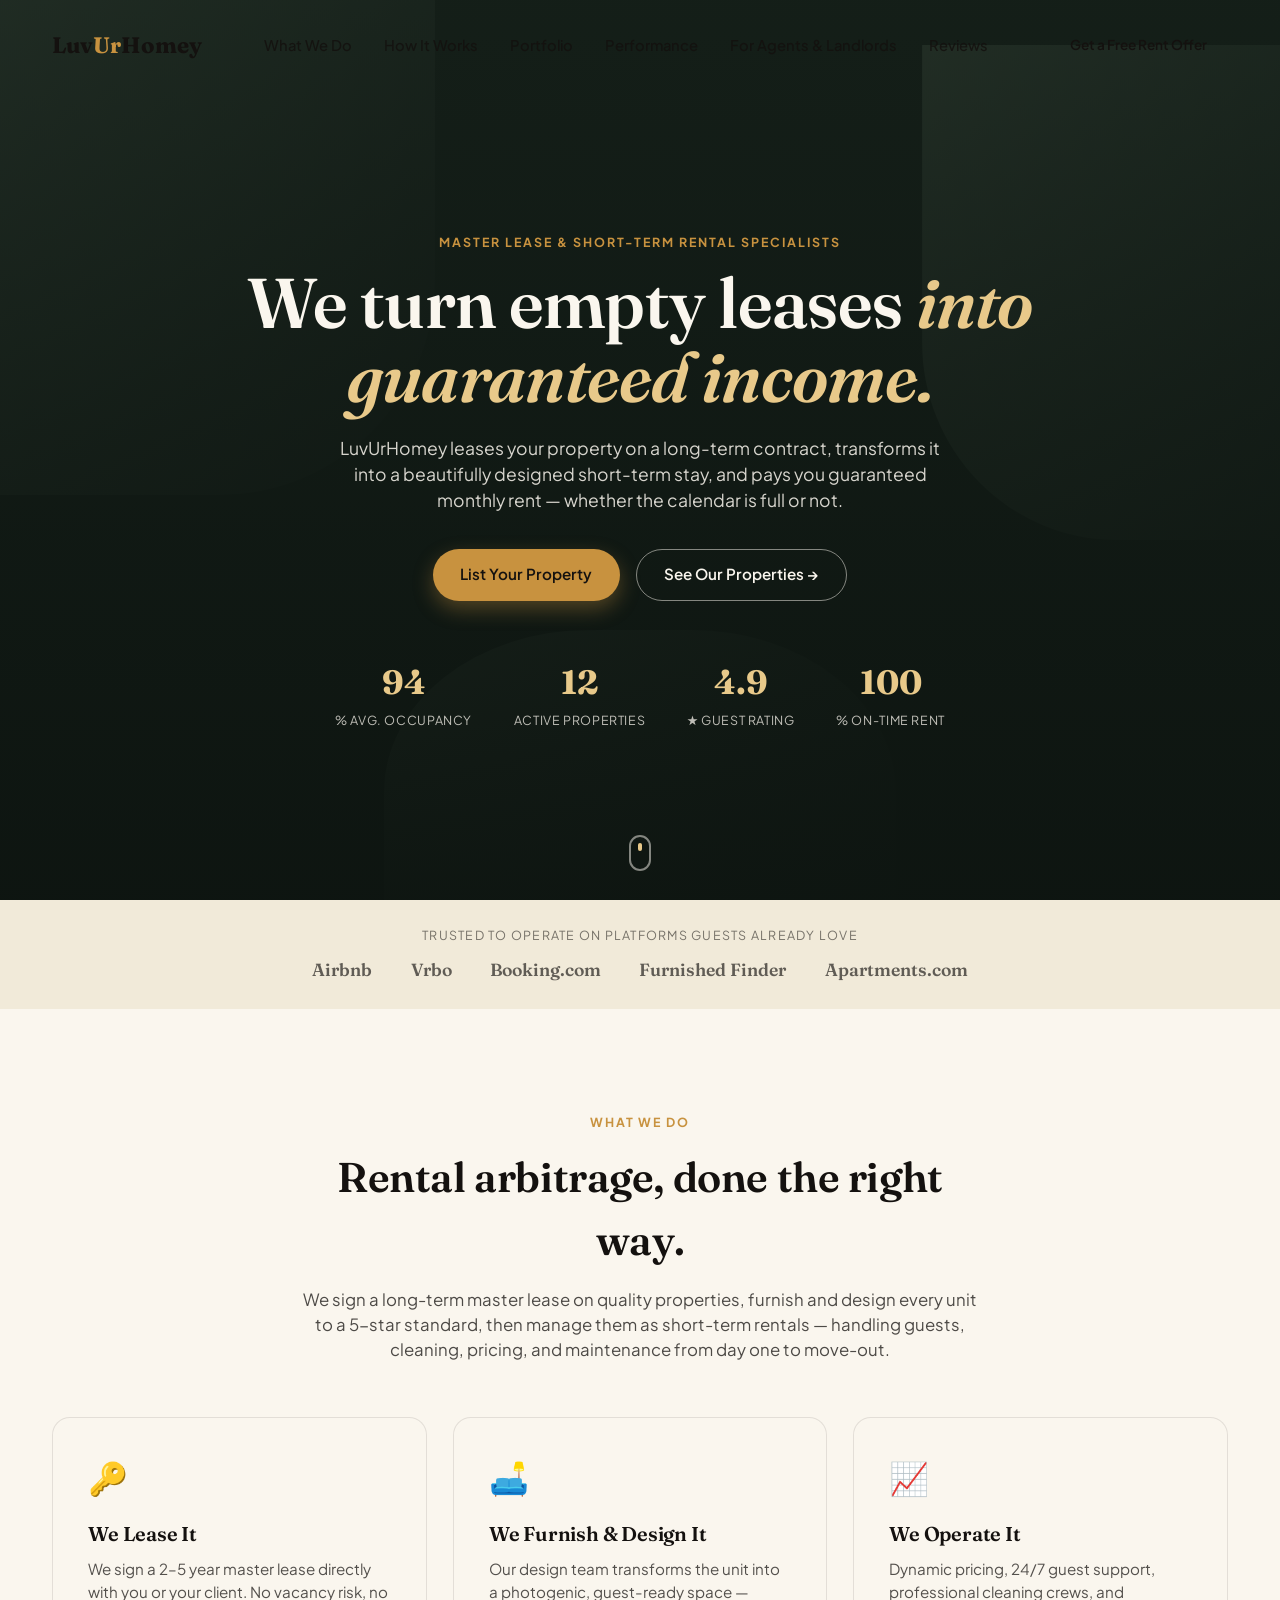
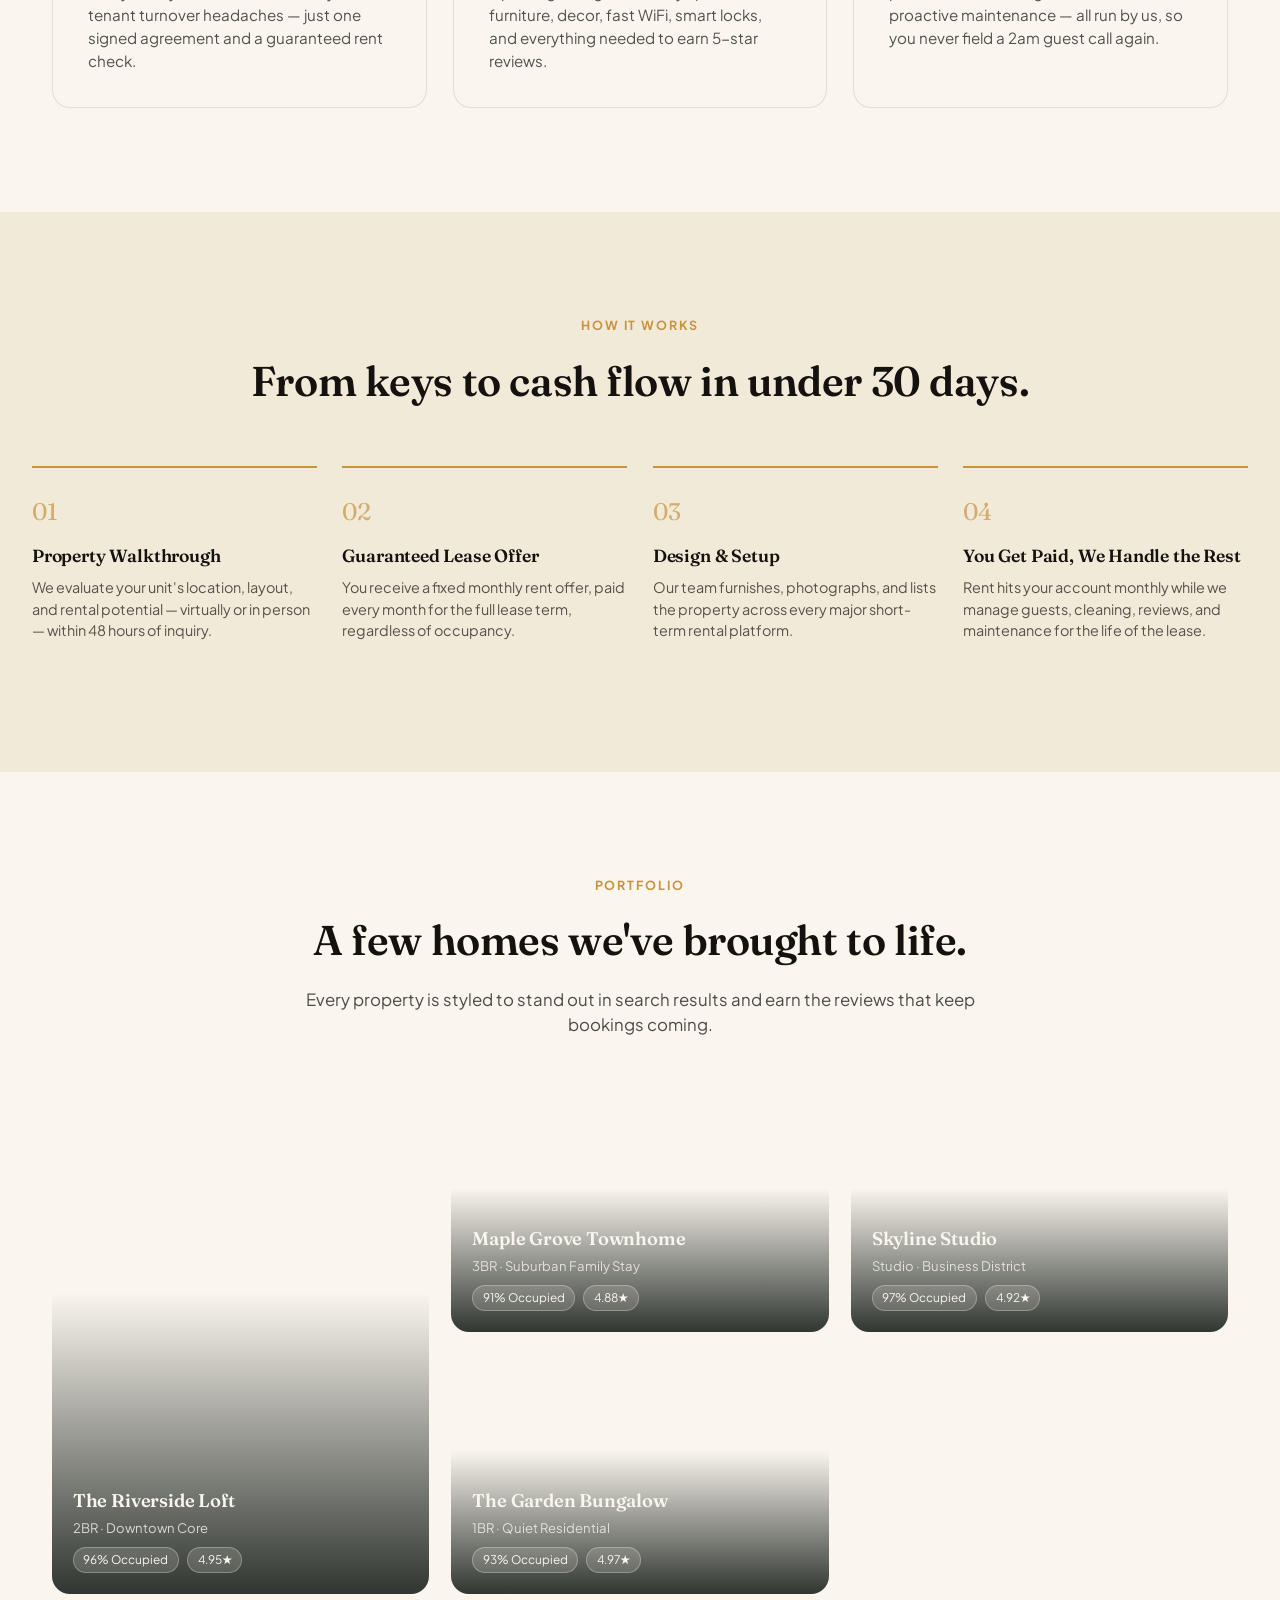
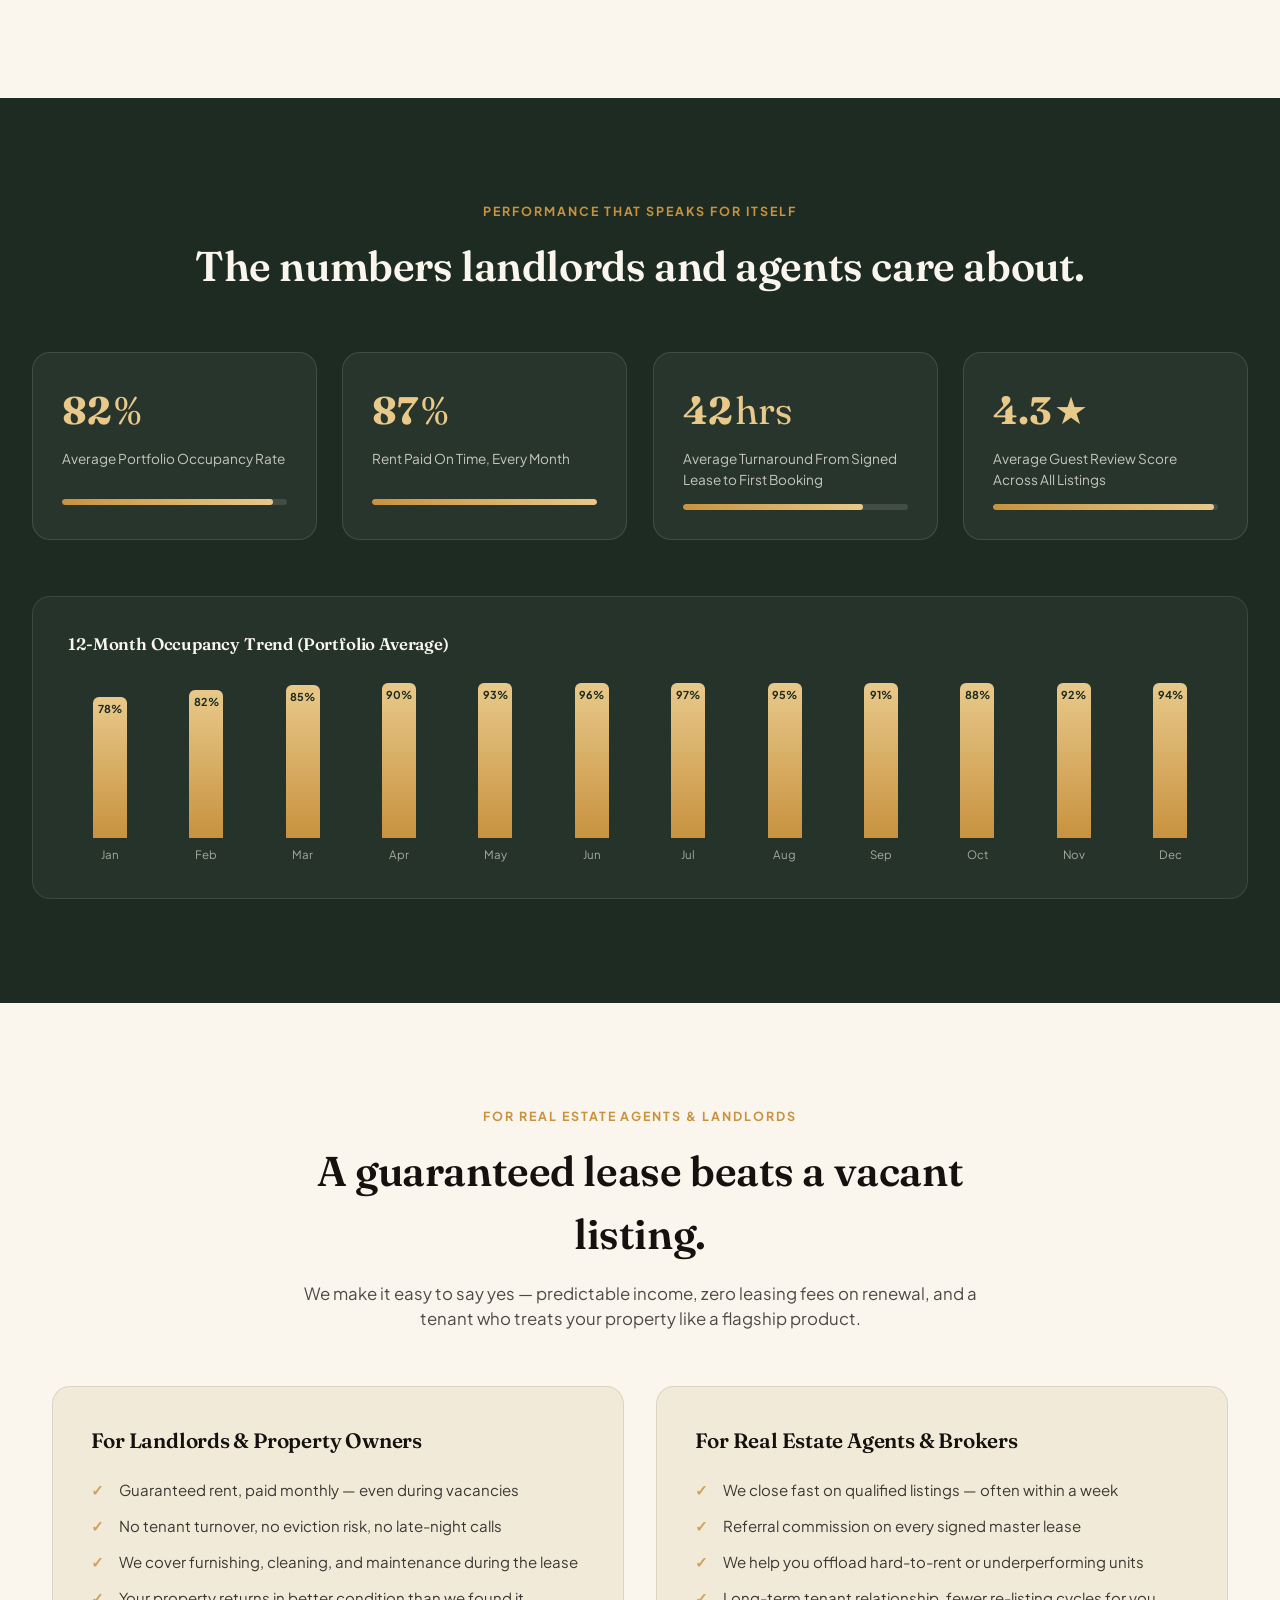
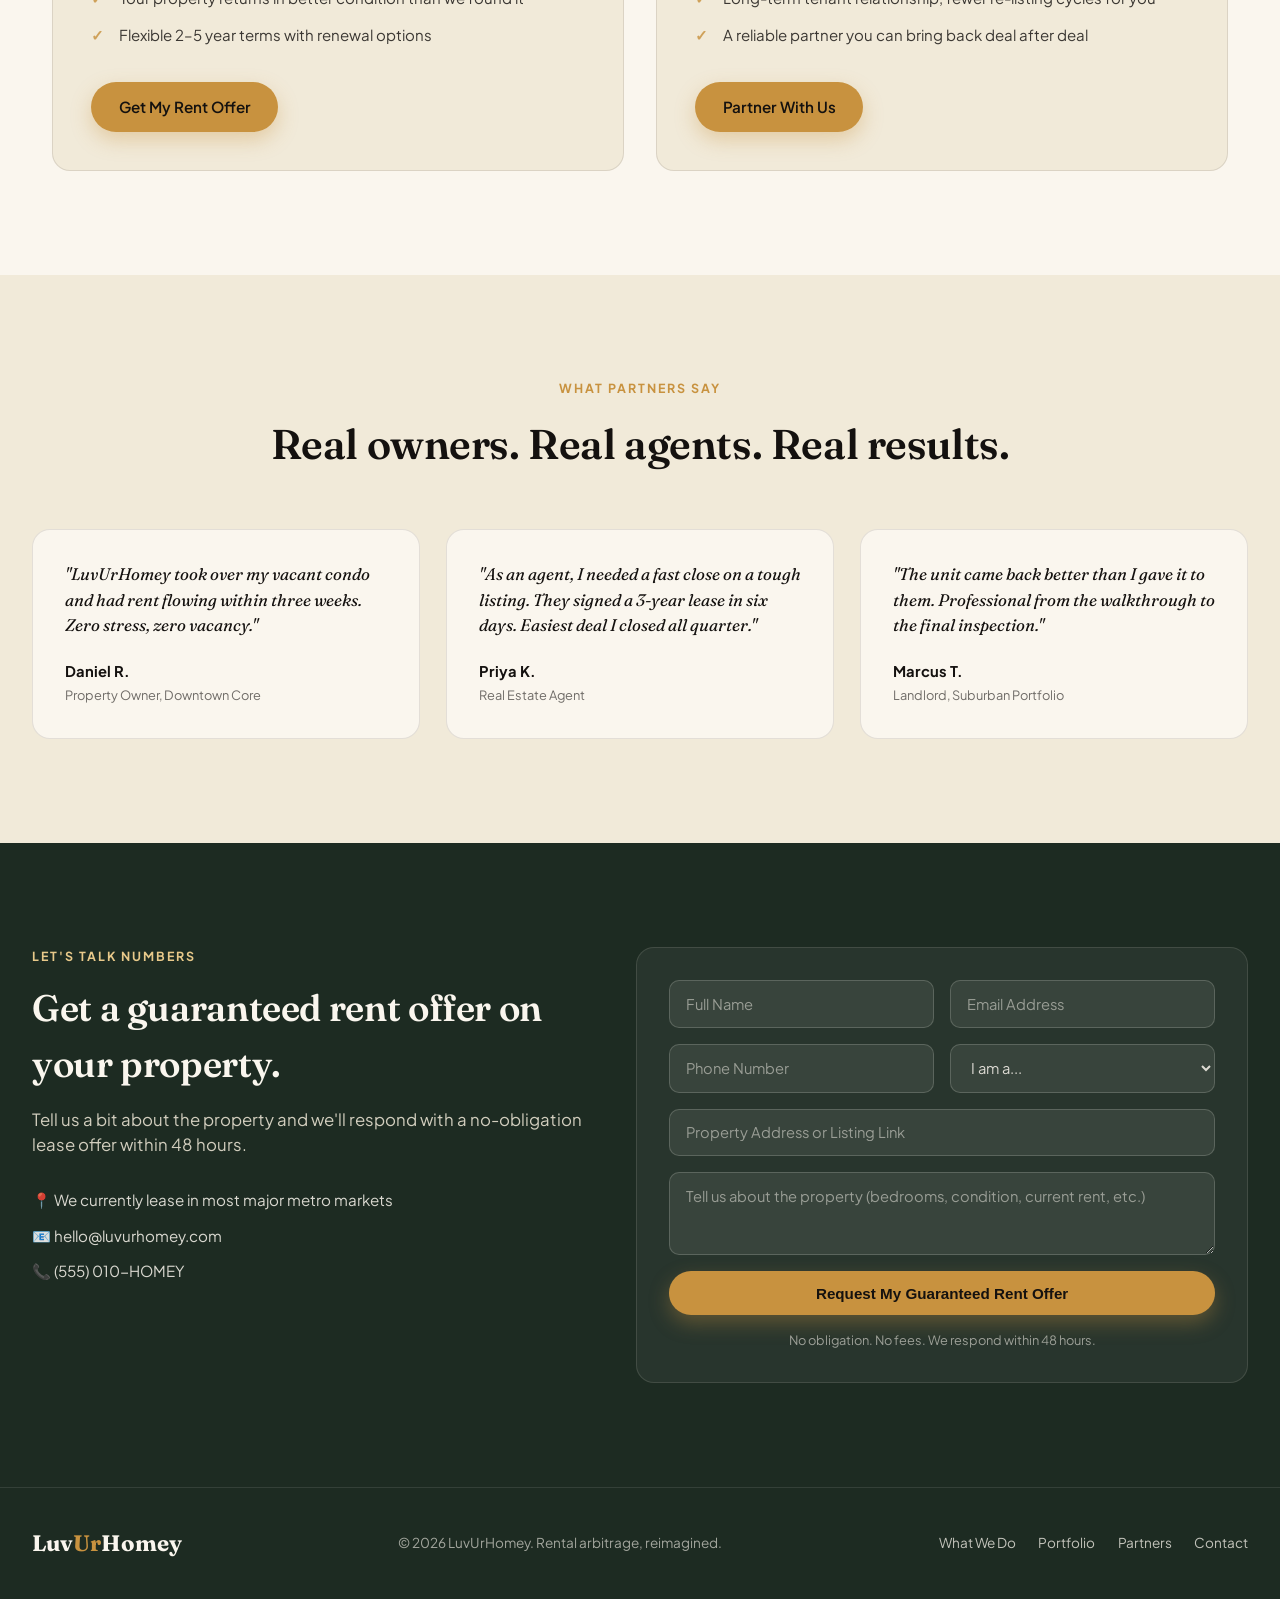
<file: luvurhomey/index.html>
<!DOCTYPE html>
<html lang="en">
<head>
<meta charset="UTF-8">
<meta name="viewport" content="width=device-width, initial-scale=1.0">
<title>LuvUrHomey | Short-Term Rental Arbitrage Partners</title>
<meta name="description" content="LuvUrHomey partners with landlords and real estate agents to transform long-term rentals into high-performing short-term stays — guaranteed rent, zero hassle.">
<link rel="preconnect" href="https://fonts.googleapis.com">
<link href="https://fonts.googleapis.com/css2?family=Plus+Jakarta+Sans:wght@400;500;600;700;800&family=Fraunces:ital,opsz,wght@0,9..144,500;0,9..144,600;1,9..144,500&display=swap" rel="stylesheet">
<link rel="stylesheet" href="styles.css">
</head>
<body>

<div class="grain"></div>

<header class="nav" id="nav">
  <div class="nav-inner">
    <a href="#top" class="logo">Luv<span>Ur</span>Homey</a>
    <nav class="nav-links">
      <a href="#what-we-do">What We Do</a>
      <a href="#how-it-works">How It Works</a>
      <a href="#portfolio">Portfolio</a>
      <a href="#numbers">Performance</a>
      <a href="#partners">For Agents &amp; Landlords</a>
      <a href="#testimonials">Reviews</a>
    </nav>
    <a href="#contact" class="btn btn-small">Get a Free Rent Offer</a>
    <button class="burger" id="burger" aria-label="Menu"><span></span><span></span><span></span></button>
  </div>
</header>

<!-- HERO -->
<section class="hero" id="top">
  <div class="hero-bg">
    <div class="hero-img img-a"></div>
    <div class="hero-img img-b"></div>
    <div class="hero-img img-c"></div>
  </div>
  <div class="hero-content">
    <p class="eyebrow">Master Lease &amp; Short-Term Rental Specialists</p>
    <h1>We turn empty leases <span class="hl">into guaranteed income.</span></h1>
    <p class="hero-sub">LuvUrHomey leases your property on a long-term contract, transforms it into a beautifully designed short-term stay, and pays you guaranteed monthly rent — whether the calendar is full or not.</p>
    <div class="hero-cta">
      <a href="#contact" class="btn btn-primary">List Your Property</a>
      <a href="#portfolio" class="btn btn-ghost">See Our Properties →</a>
    </div>
    <div class="hero-stats">
      <div><strong data-count="94">0</strong><span>% Avg. Occupancy</span></div>
      <div><strong data-count="12">0</strong><span>Active Properties</span></div>
      <div><strong data-count="4.9" data-decimal="1">0</strong><span>★ Guest Rating</span></div>
      <div><strong data-count="100">0</strong><span>% On-Time Rent</span></div>
    </div>
  </div>
  <a href="#what-we-do" class="scroll-cue" aria-label="Scroll down"><span></span></a>
</section>

<!-- TRUST STRIP -->
<section class="trust-strip">
  <p>Trusted to operate on platforms guests already love</p>
  <div class="trust-logos">
    <span>Airbnb</span><span>Vrbo</span><span>Booking.com</span><span>Furnished Finder</span><span>Apartments.com</span>
  </div>
</section>

<!-- WHAT WE DO -->
<section class="section" id="what-we-do">
  <div class="section-head">
    <p class="eyebrow">What We Do</p>
    <h2>Rental arbitrage, done the right way.</h2>
    <p class="lede">We sign a long-term master lease on quality properties, furnish and design every unit to a 5-star standard, then manage them as short-term rentals — handling guests, cleaning, pricing, and maintenance from day one to move-out.</p>
  </div>
  <div class="cards three">
    <div class="card">
      <div class="card-icon">🔑</div>
      <h3>We Lease It</h3>
      <p>We sign a 2–5 year master lease directly with you or your client. No vacancy risk, no tenant turnover headaches — just one signed agreement and a guaranteed rent check.</p>
    </div>
    <div class="card">
      <div class="card-icon">🛋️</div>
      <h3>We Furnish &amp; Design It</h3>
      <p>Our design team transforms the unit into a photogenic, guest-ready space — furniture, decor, fast WiFi, smart locks, and everything needed to earn 5-star reviews.</p>
    </div>
    <div class="card">
      <div class="card-icon">📈</div>
      <h3>We Operate It</h3>
      <p>Dynamic pricing, 24/7 guest support, professional cleaning crews, and proactive maintenance — all run by us, so you never field a 2am guest call again.</p>
    </div>
  </div>
</section>

<!-- HOW IT WORKS -->
<section class="section alt" id="how-it-works">
  <div class="section-head">
    <p class="eyebrow">How It Works</p>
    <h2>From keys to cash flow in under 30 days.</h2>
  </div>
  <div class="steps">
    <div class="step">
      <span class="step-num">01</span>
      <h3>Property Walkthrough</h3>
      <p>We evaluate your unit's location, layout, and rental potential — virtually or in person — within 48 hours of inquiry.</p>
    </div>
    <div class="step">
      <span class="step-num">02</span>
      <h3>Guaranteed Lease Offer</h3>
      <p>You receive a fixed monthly rent offer, paid every month for the full lease term, regardless of occupancy.</p>
    </div>
    <div class="step">
      <span class="step-num">03</span>
      <h3>Design &amp; Setup</h3>
      <p>Our team furnishes, photographs, and lists the property across every major short-term rental platform.</p>
    </div>
    <div class="step">
      <span class="step-num">04</span>
      <h3>You Get Paid, We Handle the Rest</h3>
      <p>Rent hits your account monthly while we manage guests, cleaning, reviews, and maintenance for the life of the lease.</p>
    </div>
  </div>
</section>

<!-- PORTFOLIO -->
<section class="section" id="portfolio">
  <div class="section-head">
    <p class="eyebrow">Portfolio</p>
    <h2>A few homes we've brought to life.</h2>
    <p class="lede">Every property is styled to stand out in search results and earn the reviews that keep bookings coming.</p>
  </div>
  <div class="portfolio-grid">
    <div class="p-card p-large">
      <div class="p-img p-img-1"></div>
      <div class="p-info">
        <h3>The Riverside Loft</h3>
        <p>2BR · Downtown Core</p>
        <div class="p-tags"><span>96% Occupied</span><span>4.95★</span></div>
      </div>
    </div>
    <div class="p-card">
      <div class="p-img p-img-2"></div>
      <div class="p-info">
        <h3>Maple Grove Townhome</h3>
        <p>3BR · Suburban Family Stay</p>
        <div class="p-tags"><span>91% Occupied</span><span>4.88★</span></div>
      </div>
    </div>
    <div class="p-card">
      <div class="p-img p-img-3"></div>
      <div class="p-info">
        <h3>Skyline Studio</h3>
        <p>Studio · Business District</p>
        <div class="p-tags"><span>97% Occupied</span><span>4.92★</span></div>
      </div>
    </div>
    <div class="p-card">
      <div class="p-img p-img-4"></div>
      <div class="p-info">
        <h3>The Garden Bungalow</h3>
        <p>1BR · Quiet Residential</p>
        <div class="p-tags"><span>93% Occupied</span><span>4.97★</span></div>
      </div>
    </div>
  </div>
</section>

<!-- NUMBERS / OCCUPANCY -->
<section class="section numbers-section" id="numbers">
  <div class="section-head light">
    <p class="eyebrow">Performance That Speaks for Itself</p>
    <h2>The numbers landlords and agents care about.</h2>
  </div>
  <div class="numbers-grid">
    <div class="num-card">
      <div class="num-big"><strong data-count="94">0</strong><span>%</span></div>
      <p>Average Portfolio Occupancy Rate</p>
      <div class="bar"><span style="width:94%"></span></div>
    </div>
    <div class="num-card">
      <div class="num-big"><strong data-count="100">0</strong><span>%</span></div>
      <p>Rent Paid On Time, Every Month</p>
      <div class="bar"><span style="width:100%"></span></div>
    </div>
    <div class="num-card">
      <div class="num-big"><strong data-count="48">0</strong><span>hrs</span></div>
      <p>Average Turnaround From Signed Lease to First Booking</p>
      <div class="bar"><span style="width:80%"></span></div>
    </div>
    <div class="num-card">
      <div class="num-big"><strong data-count="4.9" data-decimal="1">0</strong><span>★</span></div>
      <p>Average Guest Review Score Across All Listings</p>
      <div class="bar"><span style="width:98%"></span></div>
    </div>
  </div>
  <div class="occupancy-chart">
    <h3>12-Month Occupancy Trend (Portfolio Average)</h3>
    <div class="chart" id="occChart">
      <div class="bar-col" style="--v:78"><span>78%</span><label>Jan</label></div>
      <div class="bar-col" style="--v:82"><span>82%</span><label>Feb</label></div>
      <div class="bar-col" style="--v:85"><span>85%</span><label>Mar</label></div>
      <div class="bar-col" style="--v:90"><span>90%</span><label>Apr</label></div>
      <div class="bar-col" style="--v:93"><span>93%</span><label>May</label></div>
      <div class="bar-col" style="--v:96"><span>96%</span><label>Jun</label></div>
      <div class="bar-col" style="--v:97"><span>97%</span><label>Jul</label></div>
      <div class="bar-col" style="--v:95"><span>95%</span><label>Aug</label></div>
      <div class="bar-col" style="--v:91"><span>91%</span><label>Sep</label></div>
      <div class="bar-col" style="--v:88"><span>88%</span><label>Oct</label></div>
      <div class="bar-col" style="--v:92"><span>92%</span><label>Nov</label></div>
      <div class="bar-col" style="--v:94"><span>94%</span><label>Dec</label></div>
    </div>
  </div>
</section>

<!-- FOR AGENTS / LANDLORDS -->
<section class="section partners" id="partners">
  <div class="section-head">
    <p class="eyebrow">For Real Estate Agents &amp; Landlords</p>
    <h2>A guaranteed lease beats a vacant listing.</h2>
    <p class="lede">We make it easy to say yes — predictable income, zero leasing fees on renewal, and a tenant who treats your property like a flagship product.</p>
  </div>
  <div class="partner-grid">
    <div class="partner-col">
      <h3>For Landlords &amp; Property Owners</h3>
      <ul class="check-list">
        <li>Guaranteed rent, paid monthly — even during vacancies</li>
        <li>No tenant turnover, no eviction risk, no late-night calls</li>
        <li>We cover furnishing, cleaning, and maintenance during the lease</li>
        <li>Your property returns in better condition than we found it</li>
        <li>Flexible 2–5 year terms with renewal options</li>
      </ul>
      <a href="#contact" class="btn btn-primary">Get My Rent Offer</a>
    </div>
    <div class="partner-col">
      <h3>For Real Estate Agents &amp; Brokers</h3>
      <ul class="check-list">
        <li>We close fast on qualified listings — often within a week</li>
        <li>Referral commission on every signed master lease</li>
        <li>We help you offload hard-to-rent or underperforming units</li>
        <li>Long-term tenant relationship, fewer re-listing cycles for you</li>
        <li>A reliable partner you can bring back deal after deal</li>
      </ul>
      <a href="#contact" class="btn btn-primary">Partner With Us</a>
    </div>
  </div>
</section>

<!-- TESTIMONIALS -->
<section class="section alt" id="testimonials">
  <div class="section-head">
    <p class="eyebrow">What Partners Say</p>
    <h2>Real owners. Real agents. Real results.</h2>
  </div>
  <div class="testi-track">
    <div class="testi">
      <p>"LuvUrHomey took over my vacant condo and had rent flowing within three weeks. Zero stress, zero vacancy."</p>
      <div class="testi-who"><strong>Daniel R.</strong><span>Property Owner, Downtown Core</span></div>
    </div>
    <div class="testi">
      <p>"As an agent, I needed a fast close on a tough listing. They signed a 3-year lease in six days. Easiest deal I closed all quarter."</p>
      <div class="testi-who"><strong>Priya K.</strong><span>Real Estate Agent</span></div>
    </div>
    <div class="testi">
      <p>"The unit came back better than I gave it to them. Professional from the walkthrough to the final inspection."</p>
      <div class="testi-who"><strong>Marcus T.</strong><span>Landlord, Suburban Portfolio</span></div>
    </div>
  </div>
</section>

<!-- CONTACT -->
<section class="section contact" id="contact">
  <div class="contact-grid">
    <div class="contact-info">
      <p class="eyebrow light">Let's Talk Numbers</p>
      <h2>Get a guaranteed rent offer on your property.</h2>
      <p class="lede light">Tell us a bit about the property and we'll respond with a no-obligation lease offer within 48 hours.</p>
      <ul class="contact-points">
        <li>📍 We currently lease in most major metro markets</li>
        <li>📧 hello@luvurhomey.com</li>
        <li>📞 (555) 010-HOMEY</li>
      </ul>
    </div>
    <form class="contact-form" id="leadForm">
      <div class="form-row">
        <input type="text" placeholder="Full Name" required>
        <input type="email" placeholder="Email Address" required>
      </div>
      <div class="form-row">
        <input type="tel" placeholder="Phone Number">
        <select required>
          <option value="" disabled selected>I am a...</option>
          <option>Property Owner / Landlord</option>
          <option>Real Estate Agent / Broker</option>
          <option>Property Manager</option>
          <option>Other</option>
        </select>
      </div>
      <input type="text" placeholder="Property Address or Listing Link" required>
      <textarea rows="3" placeholder="Tell us about the property (bedrooms, condition, current rent, etc.)"></textarea>
      <button type="submit" class="btn btn-primary btn-full">Request My Guaranteed Rent Offer</button>
      <p class="form-note">No obligation. No fees. We respond within 48 hours.</p>
    </form>
  </div>
</section>

<footer class="footer">
  <div class="footer-inner">
    <a href="#top" class="logo">Luv<span>Ur</span>Homey</a>
    <p>© <span id="year"></span> LuvUrHomey. Rental arbitrage, reimagined.</p>
    <div class="footer-links">
      <a href="#what-we-do">What We Do</a>
      <a href="#portfolio">Portfolio</a>
      <a href="#partners">Partners</a>
      <a href="#contact">Contact</a>
    </div>
  </div>
</footer>

<script src="script.js"></script>
</body>
</html>
</file>
<file: luvurhomey/styles.css>
:root {
  --ink: #14110f;
  --cream: #faf6ee;
  --cream-2: #f1ead9;
  --gold: #c8923f;
  --gold-light: #e8c98a;
  --forest: #2f4538;
  --forest-deep: #1d2b22;
  --line: rgba(20,17,15,0.1);
  --radius: 18px;
  --font-display: 'Fraunces', serif;
  --font-body: 'Plus Jakarta Sans', sans-serif;
}

* { margin:0; padding:0; box-sizing:border-box; }
html { scroll-behavior:smooth; }
body {
  font-family: var(--font-body);
  color: var(--ink);
  background: var(--cream);
  overflow-x: hidden;
  line-height: 1.5;
}
img { max-width:100%; display:block; }
a { color:inherit; text-decoration:none; }
ul { list-style:none; }

.grain {
  position: fixed; inset:0; pointer-events:none; z-index:1;
  opacity:0.035; mix-blend-mode:multiply;
  background-image: url("data:image/svg+xml,%3Csvg xmlns='http://www.w3.org/2000/svg' width='100' height='100'%3E%3Cfilter id='n'%3E%3CfeTurbulence type='fractalNoise' baseFrequency='0.9' numOctaves='2' stitchTiles='stitch'/%3E%3C/filter%3E%3Crect width='100%25' height='100%25' filter='url(%23n)'/%3E%3C/svg%3E");
}

.eyebrow {
  font-size: 0.78rem;
  letter-spacing: 0.16em;
  text-transform: uppercase;
  font-weight: 700;
  color: var(--gold);
  margin-bottom: 0.9rem;
}
.eyebrow.light { color: var(--gold-light); }

h1, h2, h3 { font-family: var(--font-display); font-weight: 600; letter-spacing: -0.01em; }

/* ---------- NAV ---------- */
.nav {
  position: fixed; top:0; left:0; right:0; z-index: 100;
  background: rgba(250,246,238,0.0);
  transition: background 0.35s, box-shadow 0.35s, padding 0.35s;
  padding: 1.6rem 0;
}
.nav.scrolled {
  background: rgba(250,246,238,0.92);
  backdrop-filter: blur(10px);
  box-shadow: 0 1px 0 var(--line);
  padding: 1rem 0;
}
.nav-inner {
  max-width: 1240px; margin:0 auto; padding: 0 2rem;
  display:flex; align-items:center; justify-content:space-between; gap:2rem;
}
.logo { font-family: var(--font-display); font-size:1.4rem; font-weight:700; color:var(--ink); white-space:nowrap; }
.logo span { color: var(--gold); }
.nav-links { display:flex; gap:2rem; flex:1; justify-content:center; font-size:0.92rem; font-weight:500; }
.nav-links a { position:relative; opacity:0.85; transition:opacity 0.2s; }
.nav-links a:hover { opacity:1; }
.nav-links a::after {
  content:''; position:absolute; left:0; bottom:-6px; width:0; height:2px; background:var(--gold); transition:width 0.25s;
}
.nav-links a:hover::after { width:100%; }
.burger { display:none; flex-direction:column; gap:4px; background:none; border:none; cursor:pointer; padding:8px; }
.burger span { width:22px; height:2px; background:var(--ink); border-radius:2px; }

/* ---------- BUTTONS ---------- */
.btn {
  display:inline-flex; align-items:center; justify-content:center; gap:0.5rem;
  padding: 0.85rem 1.7rem; border-radius: 999px; font-weight:600; font-size:0.95rem;
  transition: transform 0.25s, box-shadow 0.25s, background 0.25s, color 0.25s;
  cursor:pointer; border:none;
}
.btn-primary { background: var(--gold); color: var(--ink); box-shadow: 0 8px 20px rgba(200,146,63,0.35); }
.btn-primary:hover { transform: translateY(-2px); box-shadow: 0 12px 26px rgba(200,146,63,0.45); }
.btn-ghost { background: transparent; color: var(--cream); border: 1.5px solid rgba(250,246,238,0.5); }
.btn-ghost:hover { background: rgba(250,246,238,0.12); }
.btn-small { padding: 0.6rem 1.3rem; font-size:0.85rem; }
.btn-full { width:100%; }

/* ---------- HERO ---------- */
.hero {
  position: relative; min-height: 100vh; display:flex; flex-direction:column;
  align-items:center; justify-content:center; padding: 8rem 2rem 4rem;
  background: var(--forest-deep); color: var(--cream); overflow:hidden;
}
.hero-bg { position:absolute; inset:0; z-index:0; }
.hero-bg::after {
  content:''; position:absolute; inset:0;
  background: linear-gradient(180deg, rgba(13,20,16,0.55) 0%, rgba(13,20,16,0.78) 55%, rgba(13,20,16,0.96) 100%);
}
.hero-img { position:absolute; background-size:cover; background-position:center; filter: saturate(0.9); }
.img-a { top:-5%; left:-8%; width:42%; height:60%; border-radius: 0 0 40% 0;
  background-image: linear-gradient(120deg, #3a4f3e, #1d2b22), url('https://images.unsplash.com/photo-1556912172-45b7abe8b7e1?w=900&q=60'); background-blend-mode:overlay; }
.img-b { top:5%; right:-10%; width:38%; height:55%; border-radius: 0 0 0 40%;
  background-image: linear-gradient(120deg, #3a4f3e, #1d2b22), url('https://images.unsplash.com/photo-1502672260266-1c1ef2d93688?w=900&q=60'); background-blend-mode:overlay; }
.img-c { bottom:-15%; left:30%; width:40%; height:45%; border-radius: 40% 40% 0 0;
  background-image: linear-gradient(120deg, #3a4f3e, #1d2b22), url('https://images.unsplash.com/photo-1493809842364-78817add7ffb?w=900&q=60'); background-blend-mode:overlay; }

.hero-content { position:relative; z-index:2; max-width: 800px; text-align:center; }
.hero h1 {
  font-size: clamp(2.4rem, 6vw, 4.4rem); line-height:1.05; margin-bottom:1.3rem;
}
.hl { color: var(--gold-light); font-style:italic; }
.hero-sub { font-size: 1.1rem; opacity:0.85; max-width:600px; margin:0 auto 2.2rem; }
.hero-cta { display:flex; gap:1rem; justify-content:center; flex-wrap:wrap; margin-bottom: 3.5rem; }

.hero-stats { display:flex; gap:2.6rem; justify-content:center; flex-wrap:wrap; }
.hero-stats div { text-align:center; }
.hero-stats strong { display:block; font-family: var(--font-display); font-size:2.1rem; color: var(--gold-light); }
.hero-stats span { font-size:0.78rem; opacity:0.75; letter-spacing:0.05em; text-transform:uppercase; }

.scroll-cue { position:absolute; bottom: 1.8rem; left:50%; transform:translateX(-50%); z-index:2; }
.scroll-cue span {
  display:block; width:22px; height:36px; border:2px solid rgba(250,246,238,0.5); border-radius:20px; position:relative;
}
.scroll-cue span::before {
  content:''; position:absolute; top:6px; left:50%; transform:translateX(-50%); width:4px; height:8px; background:var(--gold-light);
  border-radius:2px; animation: cue 1.6s infinite;
}
@keyframes cue { 0%{ opacity:1; top:6px;} 70%{opacity:0; top:18px;} 100%{opacity:0; top:6px;} }

/* ---------- TRUST STRIP ---------- */
.trust-strip { background: var(--cream-2); padding: 1.6rem 2rem; text-align:center; }
.trust-strip p { font-size:0.78rem; letter-spacing:0.1em; text-transform:uppercase; opacity:0.55; margin-bottom:0.8rem; }
.trust-logos { display:flex; gap:2.4rem; justify-content:center; flex-wrap:wrap; font-family: var(--font-display); font-weight:600; font-size:1.1rem; opacity:0.65; }

/* ---------- SECTIONS ---------- */
.section { padding: 6.5rem 2rem; max-width: 1240px; margin: 0 auto; }
.section.alt { background: var(--cream-2); max-width:none; }
.section.alt > * { max-width:1240px; margin-left:auto; margin-right:auto; }
.section-head { max-width: 680px; margin: 0 auto 3.4rem; text-align:center; }
.section-head h2 { font-size: clamp(1.8rem, 3.6vw, 2.6rem); margin-bottom: 1rem; }
.lede { font-size: 1.05rem; opacity:0.75; }
.lede.light { color: var(--cream-2); opacity:0.85; }
.section-head.light h2 { color: var(--cream); }

/* ---------- CARDS ---------- */
.cards { display:grid; gap: 1.6rem; }
.cards.three { grid-template-columns: repeat(3, 1fr); }
.card {
  background: var(--cream); border: 1px solid var(--line); border-radius: var(--radius);
  padding: 2.2rem; transition: transform 0.3s, box-shadow 0.3s;
}
.card:hover { transform: translateY(-6px); box-shadow: 0 20px 40px rgba(20,17,15,0.08); }
.card-icon { font-size:2rem; margin-bottom:1.1rem; }
.card h3 { font-size:1.25rem; margin-bottom:0.6rem; }
.card p { opacity:0.72; font-size:0.95rem; }

/* ---------- STEPS ---------- */
.steps { display:grid; grid-template-columns: repeat(4,1fr); gap:1.6rem; }
.step { padding: 1.6rem 0; border-top: 2px solid var(--gold); }
.step-num { font-family: var(--font-display); font-size:1.5rem; color: var(--gold); opacity:0.7; }
.step h3 { margin: 0.8rem 0 0.5rem; font-size:1.1rem; }
.step p { font-size:0.9rem; opacity:0.7; }

/* ---------- PORTFOLIO ---------- */
.portfolio-grid { display:grid; grid-template-columns: repeat(3, 1fr); grid-auto-rows: 240px; gap: 1.4rem; }
.p-large { grid-row: span 2; grid-column: span 1; }
.p-card { position:relative; border-radius: var(--radius); overflow:hidden; cursor:pointer; }
.p-img { position:absolute; inset:0; background-size:cover; background-position:center; transition: transform 0.5s; }
.p-card:hover .p-img { transform: scale(1.08); }
.p-img-1 { background-image: url('https://images.unsplash.com/photo-1522708323590-d24dbb6b0267?w=900&q=60'); }
.p-img-2 { background-image: url('https://images.unsplash.com/photo-1583847268964-b28dc8f51f92?w=700&q=60'); }
.p-img-3 { background-image: url('https://images.unsplash.com/photo-1560448204-603b3fc33ddc?w=700&q=60'); }
.p-img-4 { background-image: url('https://images.unsplash.com/photo-1505691938895-1758d7feb511?w=700&q=60'); }
.p-card::after { content:''; position:absolute; inset:0; background: linear-gradient(180deg, transparent 40%, rgba(13,20,16,0.85) 100%); }
.p-info { position:absolute; left:0; bottom:0; right:0; z-index:2; padding: 1.3rem; color: var(--cream); }
.p-info h3 { font-size:1.15rem; }
.p-info p { font-size:0.82rem; opacity:0.8; margin: 0.2rem 0 0.6rem; }
.p-tags { display:flex; gap:0.5rem; }
.p-tags span { background: rgba(250,246,238,0.16); border:1px solid rgba(250,246,238,0.3); padding: 0.2rem 0.6rem; border-radius:999px; font-size:0.74rem; }

/* ---------- NUMBERS ---------- */
.numbers-section { background: var(--forest-deep); color: var(--cream); max-width:none; }
.numbers-section > * { max-width:1240px; margin-left:auto; margin-right:auto; }
.numbers-grid { display:grid; grid-template-columns: repeat(4,1fr); gap:1.6rem; margin-bottom: 3.5rem; }
.num-card { background: rgba(250,246,238,0.05); border:1px solid rgba(250,246,238,0.12); border-radius: var(--radius); padding: 1.8rem; }
.num-big { display:flex; align-items:baseline; gap:0.2rem; font-family: var(--font-display); color: var(--gold-light); font-size:2.4rem; margin-bottom:0.6rem; }
.num-card p { font-size:0.85rem; opacity:0.75; margin-bottom: 0.9rem; min-height: 2.6em; }
.bar { height:6px; background: rgba(250,246,238,0.12); border-radius:6px; overflow:hidden; }
.bar span { display:block; height:100%; background: linear-gradient(90deg, var(--gold), var(--gold-light)); border-radius:6px; transition: width 1.2s ease; }

.occupancy-chart { background: rgba(250,246,238,0.04); border:1px solid rgba(250,246,238,0.1); border-radius: var(--radius); padding: 2.2rem; }
.occupancy-chart h3 { font-size:1.05rem; margin-bottom:1.6rem; font-weight:600; color: var(--cream); }
.chart { display:flex; align-items:flex-end; gap: 0.8rem; height: 180px; }
.bar-col { flex:1; display:flex; flex-direction:column; align-items:center; justify-content:flex-end; height:100%; gap:0.5rem; }
.bar-col span {
  display:block; width:100%; max-width:34px; background: linear-gradient(180deg, var(--gold-light), var(--gold));
  border-radius: 6px 6px 0 0; height: 0%; transition: height 1s ease; position:relative; color:var(--forest-deep);
  font-size:0.68rem; font-weight:700; text-align:center; padding-top:4px;
}
.bar-col.in-view span { height: calc(var(--v) * 1%); }
.bar-col label { font-size:0.72rem; opacity:0.6; }

/* ---------- PARTNERS ---------- */
.partner-grid { display:grid; grid-template-columns: 1fr 1fr; gap: 2rem; }
.partner-col {
  background: var(--cream-2); border-radius: var(--radius); padding: 2.4rem; border: 1px solid var(--line);
}
.partner-col h3 { font-size:1.3rem; margin-bottom:1.4rem; }
.check-list li { padding-left:1.7rem; position:relative; margin-bottom:0.85rem; font-size:0.94rem; opacity:0.82; }
.check-list li::before { content:'✓'; position:absolute; left:0; color: var(--gold); font-weight:700; }
.partner-col .btn { margin-top:1.4rem; }

/* ---------- TESTIMONIALS ---------- */
.testi-track { display:grid; grid-template-columns: repeat(3,1fr); gap:1.6rem; }
.testi { background: var(--cream); border:1px solid var(--line); border-radius: var(--radius); padding: 2rem; }
.testi p { font-family: var(--font-display); font-size: 1.05rem; font-style:italic; margin-bottom:1.4rem; }
.testi-who strong { display:block; font-size:0.92rem; }
.testi-who span { font-size:0.8rem; opacity:0.6; }

/* ---------- CONTACT ---------- */
.contact { background: var(--forest-deep); max-width:none; color: var(--cream); }
.contact-grid { max-width:1240px; margin:0 auto; display:grid; grid-template-columns: 1fr 1.1fr; gap: 3rem; align-items:start; }
.contact-info h2 { color: var(--cream); font-size: clamp(1.7rem, 3.4vw, 2.3rem); margin-bottom:1rem; }
.contact-points { margin-top:2rem; display:flex; flex-direction:column; gap:0.8rem; opacity:0.85; font-size:0.95rem; }
.contact-form { background: rgba(250,246,238,0.05); border:1px solid rgba(250,246,238,0.12); border-radius: var(--radius); padding: 2rem; display:flex; flex-direction:column; gap:1rem; }
.form-row { display:grid; grid-template-columns:1fr 1fr; gap:1rem; }
.contact-form input, .contact-form select, .contact-form textarea {
  width:100%; background: rgba(250,246,238,0.08); border:1px solid rgba(250,246,238,0.18); border-radius:10px;
  padding: 0.85rem 1rem; color: var(--cream); font-family: var(--font-body); font-size:0.92rem;
}
.contact-form input::placeholder, .contact-form textarea::placeholder { color: rgba(250,246,238,0.5); }
.contact-form select { color: rgba(250,246,238,0.85); }
.contact-form select option { color: #000; }
.contact-form input:focus, .contact-form select:focus, .contact-form textarea:focus {
  outline: none; border-color: var(--gold-light);
}
.form-note { text-align:center; font-size:0.8rem; opacity:0.55; }

/* ---------- FOOTER ---------- */
.footer { background: var(--forest-deep); border-top:1px solid rgba(250,246,238,0.1); padding: 2.4rem 2rem; }
.footer-inner { max-width:1240px; margin:0 auto; display:flex; align-items:center; justify-content:space-between; flex-wrap:wrap; gap:1rem; color: var(--cream); }
.footer-inner .logo { color: var(--cream); }
.footer-inner p { font-size:0.85rem; opacity:0.6; }
.footer-links { display:flex; gap:1.4rem; font-size:0.85rem; opacity:0.75; }

/* ---------- REVEAL ANIM ---------- */
.reveal { opacity:0; transform: translateY(24px); transition: opacity 0.7s ease, transform 0.7s ease; }
.reveal.in-view { opacity:1; transform:none; }

/* ---------- RESPONSIVE ---------- */
@media (max-width: 980px) {
  .nav-links { display:none; }
  .burger { display:flex; }
  .cards.three, .steps { grid-template-columns: 1fr 1fr; }
  .portfolio-grid { grid-template-columns: 1fr 1fr; }
  .p-large { grid-row: span 1; }
  .numbers-grid { grid-template-columns: 1fr 1fr; }
  .partner-grid, .testi-track, .contact-grid { grid-template-columns: 1fr; }
  .form-row { grid-template-columns: 1fr; }
}
@media (max-width: 600px) {
  .cards.three, .steps, .portfolio-grid, .numbers-grid { grid-template-columns: 1fr; }
  .hero-stats { gap:1.4rem; }
  .trust-logos { gap:1.2rem; font-size:0.95rem; }
}
</file>
